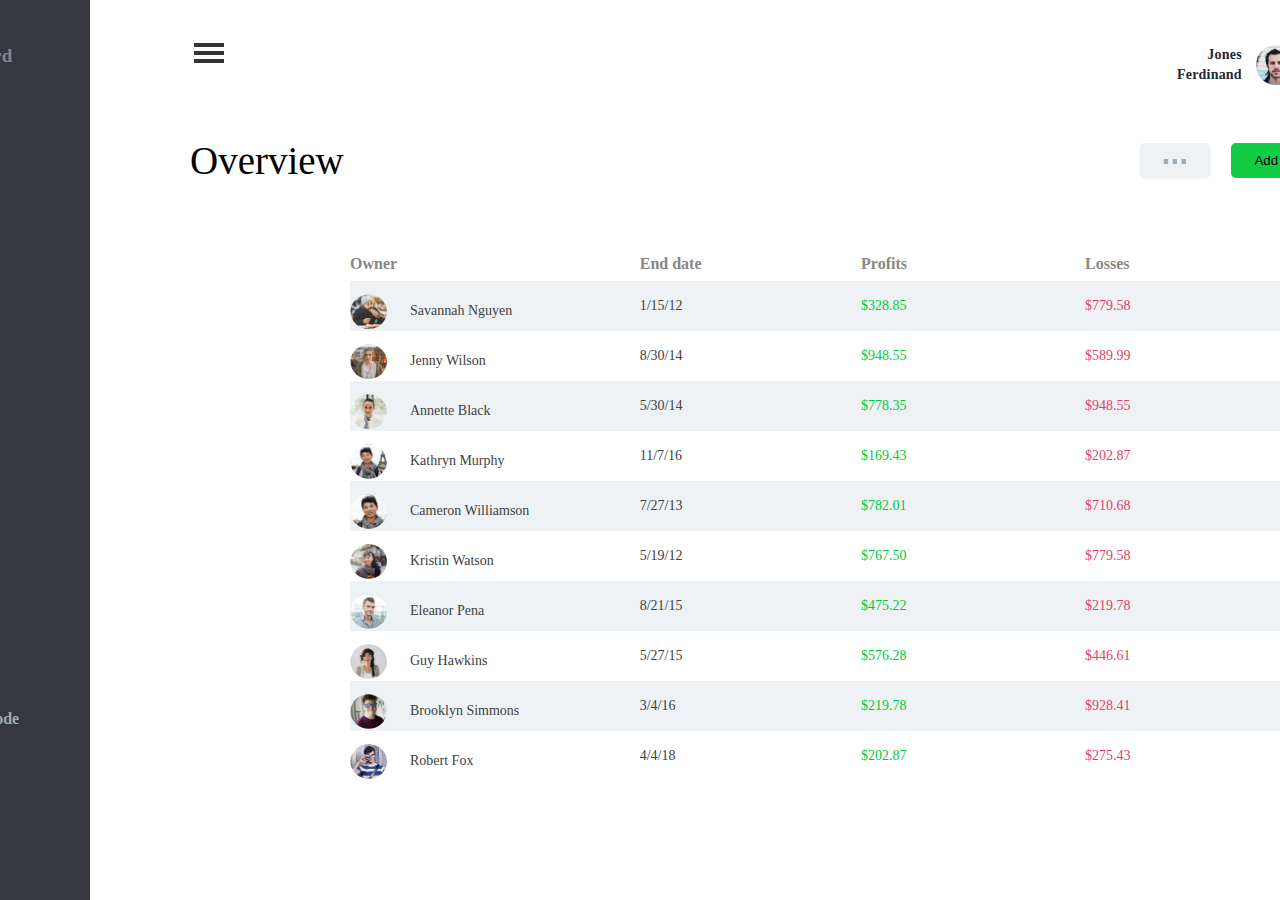
<file: index.html>
<!DOCTYPE html>
<html lang="en">
  <head>
    <meta charset="UTF-8" />
    <meta name="viewport" content="width=device-width, initial-scale=1.0" />
    <title>Dashtboard</title>
    <link rel="stylesheet" href="./css/style.css" />
  </head>
  <body>
    <aside>
      <div class="container">
        <nav>
          <div class="nav-items" id="navbar-responsive">
            <div class="a">
              <img src="./images/Logo.svg" alt="logo" />
              <p>Dashboard</p>
            </div>
            <div class="a1">
              <img src="./images/1. overview.svg" alt="" />
              <a href="#">Overview</a>
            </div>
            <div class="a2">
              <img src="./images/2. tickets.svg" alt="" />
              <a href="./about.html">Tickets</a>
            </div>
            <div class="a3">
              <img src="./images/3. ideas.svg" alt="" />
              <a href="#">Ideas</a>
            </div>
            <div class="a4">
              <img src="./images/4. contacts.svg" alt="" />
              <a href="#">Contacts</a>
            </div>
            <div class="a5">
              <img src="./images/5. agents.svg" alt="" />
              <a href="#">Agents</a>
            </div>
            <div class="a6">
              <img src="./images/6. articles.svg" alt="" />
              <a href="#">Articles</a>
            </div>
            <div class="a7">
              <button id="light-dark">
                <svg
                  xmlns="http://www.w3.org/2000/svg"
                  width="24"
                  height="24"
                  viewBox="0 0 24 24"
                  fill="none"
                >
                  <path
                    opacity="0.5"
                    d="M12 0C13.1016 0 14.1641 0.140625 15.1875 0.421875C16.2109 0.703125 17.168 1.10547 18.0586 1.62891C18.9492 2.15234 19.7578 2.77734 20.4844 3.50391C21.2109 4.23047 21.8359 5.04297 22.3594 5.94141C22.8828 6.83984 23.2852 7.79688 23.5664 8.8125C23.8477 9.82812 23.9922 10.8906 24 12C24 13.1016 23.8594 14.1641 23.5781 15.1875C23.2969 16.2109 22.8945 17.168 22.3711 18.0586C21.8477 18.9492 21.2227 19.7578 20.4961 20.4844C19.7695 21.2109 18.957 21.8359 18.0586 22.3594C17.1602 22.8828 16.2031 23.2852 15.1875 23.5664C14.1719 23.8477 13.1094 23.9922 12 24C10.8984 24 9.83594 23.8594 8.8125 23.5781C7.78906 23.2969 6.83203 22.8945 5.94141 22.3711C5.05078 21.8477 4.24219 21.2227 3.51562 20.4961C2.78906 19.7695 2.16406 18.957 1.64062 18.0586C1.11719 17.1602 0.714844 16.207 0.433594 15.1992C0.152344 14.1914 0.0078125 13.125 0 12C0 10.8984 0.140625 9.83594 0.421875 8.8125C0.703125 7.78906 1.10547 6.83203 1.62891 5.94141C2.15234 5.05078 2.77734 4.24219 3.50391 3.51562C4.23047 2.78906 5.04297 2.16406 5.94141 1.64062C6.83984 1.11719 7.79297 0.714844 8.80078 0.433594C9.80859 0.152344 10.875 0.0078125 12 0ZM12 22.5C12.9609 22.5 13.8867 22.375 14.7773 22.125C15.668 21.875 16.5039 21.5234 17.2852 21.0703C18.0664 20.6172 18.7773 20.0664 19.418 19.418C20.0586 18.7695 20.6055 18.0625 21.0586 17.2969C21.5117 16.5312 21.8672 15.6953 22.125 14.7891C22.3828 13.8828 22.5078 12.9531 22.5 12C22.5 11.0391 22.375 10.1133 22.125 9.22266C21.875 8.33203 21.5234 7.49609 21.0703 6.71484C20.6172 5.93359 20.0664 5.22266 19.418 4.58203C18.7695 3.94141 18.0625 3.39453 17.2969 2.94141C16.5312 2.48828 15.6953 2.13281 14.7891 1.875C13.8828 1.61719 12.9531 1.49219 12 1.5C11.4922 1.5 10.9922 1.53516 10.5 1.60547V22.3945C10.9922 22.4648 11.4922 22.5 12 22.5Z"
                    fill="white"
                  />
                </svg>
              </button>
              <p>Change mode</p>
            </div>
            <div class="a8">
              <img src="./images/Vector.svg" alt="" />
              <p>Logout</p>
            </div>
          </div>
          <button class="menu-btn" id="menu-btn">
            <span class="line"></span>
            <span class="line"></span>
            <span class="line"></span>
          </button>
        </nav>
      </div>
    </aside>
    <main>
      <div class="container">
        <div class="b">
          <p>Jones Ferdinand</p>
          <img src="./images/m header.png" alt="" />
        </div>
      </div>
      <div class="container">
        <div class="d">
          <h1>Overview</h1>
          <img src="./images/Dots.svg" alt="" />
          <button>Add</button>
        </div>
      </div>
      <section class="table">
        <div class="container">
          <div class="table-content">
            <table>
              <thead>
                <tr>
                  <th>Owner</th>
                  <th>End date</th>
                  <th>Profits</th>
                  <th>Losses</th>
                  <th>Phone</th>
                </tr>
              </thead>
              <tbody>
                <tr>
                  <td class="c1">
                    <img src="./images/Ellipse 1.svg" alt="" />
                    <p>Savannah Nguyen</p>
                  </td>
                  <td>1/15/12</td>
                  <td class="td">$328.85</td>
                  <td class="td1">$779.58</td>
                  <td>(603) 555-0123</td>
                </tr>
                <tr>
                  <td class="c1">
                    <img src="./images/Ellipse 2.svg" alt="" />
                    <p>Jenny Wilson</p>
                  </td>
                  <td>8/30/14</td>
                  <td class="td">$948.55</td>
                  <td class="td1">$589.99</td>
                  <td>(629) 555-0129</td>
                </tr>
                <tr>
                  <td class="c1">
                    <img src="./images/Ellipse 3.svg" alt="" />
                    <p>Annette Black</p>
                  </td>
                  <td>5/30/14</td>
                  <td class="td">$778.35</td>
                  <td class="td1">$948.55</td>
                  <td>(308) 555-0121</td>
                </tr>
                <tr>
                  <td class="c1">
                    <img src="./images/Ellipse 4.svg" alt="" />
                    <p>Kathryn Murphy</p>
                  </td>

                  <td>11/7/16</td>
                  <td class="td">$169.43</td>
                  <td class="td1">$202.87</td>
                  <td>(302) 555-0107</td>
                </tr>
                <tr>
                  <td class="c1">
                    <img src="./images/Ellipse 5.svg" alt="" />
                    <p>Cameron Williamson</p>
                  </td>

                  <td>7/27/13</td>
                  <td class="td">$782.01</td>
                  <td class="td1">$710.68</td>
                  <td>(303) 555-0105</td>
                </tr>
                <tr>
                  <td class="c1">
                    <img src="./images/Ellipse 6.svg" alt="" />
                    <p>Kristin Watson</p>
                  </td>
                  <td>5/19/12</td>
                  <td class="td">$767.50</td>
                  <td class="td1">$779.58</td>
                  <td>(225) 555-0118</td>
                </tr>
                <tr>
                  <td class="c1">
                    <img src="./images/Ellipse 7.svg" alt="" />
                    <p>Eleanor Pena</p>
                  </td>
                  <td>8/21/15</td>
                  <td class="td">$475.22</td>
                  <td class="td1">$219.78</td>
                  <td>(205) 555-0100</td>
                </tr>
                <tr>
                  <td class="c1">
                    <img src="./images/Ellipse 8.svg" alt="" />
                    <p>Guy Hawkins</p>
                  </td>
                  <td>5/27/15</td>
                  <td class="td">$576.28</td>
                  <td class="td1">$446.61</td>
                  <td>(207) 555-0119</td>
                </tr>
                <tr>
                  <td class="c1">
                    <img src="./images/Ellipse 9.svg" alt="" />
                    <p>Brooklyn Simmons</p>
                  </td>
                  <td>3/4/16</td>
                  <td class="td">$219.78</td>
                  <td class="td1">$928.41</td>
                  <td>(201) 555-0124</td>
                </tr>
                <tr>
                  <td class="c1">
                    <img src="./images/Ellipse 10.svg" alt="" />
                    <p>Robert Fox</p>
                  </td>
                  <td>4/4/18</td>
                  <td class="td">$202.87</td>
                  <td class="td1">$275.43</td>
                  <td>(684) 555-0102</td>
                </tr>
              </tbody>
            </table>
          </div>
        </div>
      </section>
    </main>
    <script src="./js/main.js"></script>
  </body>
</html>
</file>
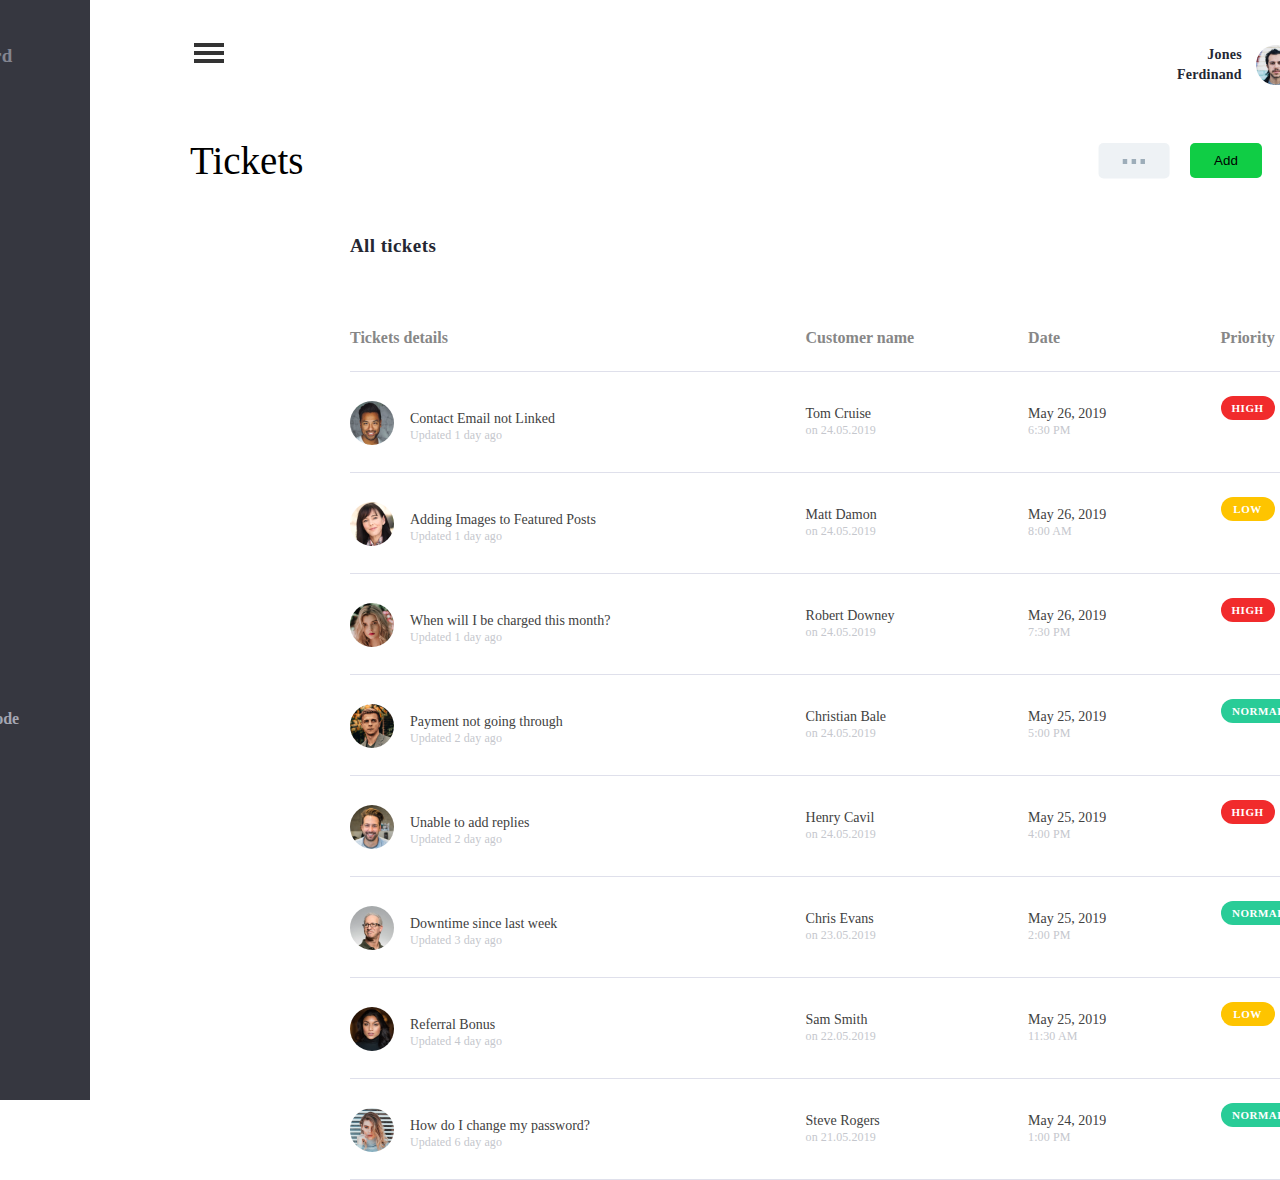
<file: about.html>
<!DOCTYPE html>
<html lang="en">
  <head>
    <meta charset="UTF-8" />
    <meta name="viewport" content="width=device-width, initial-scale=1.0" />
    <title>Dashtboard</title>
    <link rel="stylesheet" href="./css/main.css" />
  </head>
  <body>
    <aside>
      <div class="container">
        <nav>
          <div class="nav-items" id="navbar-responsive">
            <div class="a">
              <img src="./images/Logo.svg" alt="logo" />
              <p>Dashboard</p>
            </div>
            <div class="a1">
              <img src="./images/1. overview.svg" alt="" />
              <a href="./index.html">Overview</a>
            </div>
            <div class="a2">
              <img src="./images/2. tickets.svg" alt="" />
              <a href="#">Tickets</a>
            </div>
            <div class="a3">
              <img src="./images/3. ideas.svg" alt="" />
              <a href="#">Ideas</a>
            </div>
            <div class="a4">
              <img src="./images/4. contacts.svg" alt="" />
              <a href="#">Contacts</a>
            </div>
            <div class="a5">
              <img src="./images/5. agents.svg" alt="" />
              <a href="#">Agents</a>
            </div>
            <div class="a6">
              <img src="./images/6. articles.svg" alt="" />
              <a href="#">Articles</a>
            </div>
            <div class="a7">
              <button id="light-dark">
                <svg
                  xmlns="http://www.w3.org/2000/svg"
                  width="24"
                  height="24"
                  viewBox="0 0 24 24"
                  fill="none"
                >
                  <path
                    opacity="0.5"
                    d="M12 0C13.1016 0 14.1641 0.140625 15.1875 0.421875C16.2109 0.703125 17.168 1.10547 18.0586 1.62891C18.9492 2.15234 19.7578 2.77734 20.4844 3.50391C21.2109 4.23047 21.8359 5.04297 22.3594 5.94141C22.8828 6.83984 23.2852 7.79688 23.5664 8.8125C23.8477 9.82812 23.9922 10.8906 24 12C24 13.1016 23.8594 14.1641 23.5781 15.1875C23.2969 16.2109 22.8945 17.168 22.3711 18.0586C21.8477 18.9492 21.2227 19.7578 20.4961 20.4844C19.7695 21.2109 18.957 21.8359 18.0586 22.3594C17.1602 22.8828 16.2031 23.2852 15.1875 23.5664C14.1719 23.8477 13.1094 23.9922 12 24C10.8984 24 9.83594 23.8594 8.8125 23.5781C7.78906 23.2969 6.83203 22.8945 5.94141 22.3711C5.05078 21.8477 4.24219 21.2227 3.51562 20.4961C2.78906 19.7695 2.16406 18.957 1.64062 18.0586C1.11719 17.1602 0.714844 16.207 0.433594 15.1992C0.152344 14.1914 0.0078125 13.125 0 12C0 10.8984 0.140625 9.83594 0.421875 8.8125C0.703125 7.78906 1.10547 6.83203 1.62891 5.94141C2.15234 5.05078 2.77734 4.24219 3.50391 3.51562C4.23047 2.78906 5.04297 2.16406 5.94141 1.64062C6.83984 1.11719 7.79297 0.714844 8.80078 0.433594C9.80859 0.152344 10.875 0.0078125 12 0ZM12 22.5C12.9609 22.5 13.8867 22.375 14.7773 22.125C15.668 21.875 16.5039 21.5234 17.2852 21.0703C18.0664 20.6172 18.7773 20.0664 19.418 19.418C20.0586 18.7695 20.6055 18.0625 21.0586 17.2969C21.5117 16.5312 21.8672 15.6953 22.125 14.7891C22.3828 13.8828 22.5078 12.9531 22.5 12C22.5 11.0391 22.375 10.1133 22.125 9.22266C21.875 8.33203 21.5234 7.49609 21.0703 6.71484C20.6172 5.93359 20.0664 5.22266 19.418 4.58203C18.7695 3.94141 18.0625 3.39453 17.2969 2.94141C16.5312 2.48828 15.6953 2.13281 14.7891 1.875C13.8828 1.61719 12.9531 1.49219 12 1.5C11.4922 1.5 10.9922 1.53516 10.5 1.60547V22.3945C10.9922 22.4648 11.4922 22.5 12 22.5Z"
                    fill="white"
                  />
                </svg>
              </button>
              <p>Change mode</p>
            </div>
            <div class="a8">
              <img src="./images/Vector.svg" alt="" />
              <p>Logout</p>
            </div>
          </div>
          <button class="menu-btn" id="menu-btn">
            <span class="line"></span>
            <span class="line"></span>
            <span class="line"></span>
          </button>
        </nav>
      </div>
    </aside>
    <main>
      <div class="container">
        <div class="b">
          <p>Jones Ferdinand</p>
          <img src="./images/m header.png" alt="" />
        </div>
      </div>
      <div class="container">
        <div class="d">
          <h1>Tickets</h1>
          <img src="./images/Dots.svg" alt="" />
          <button>Add</button>
        </div>
      </div>
      <section class="table">
        <div class="container">
          <div class="table-content">
            <table>
              <caption>
                All tickets
              </caption>
              <thead>
                <tr>
                  <th>Tickets details</th>
                  <th>Customer name</th>
                  <th>Date</th>
                  <th>Priority</th>
                </tr>
              </thead>
              <tbody>
                <tr>
                  <td class="c1">
                    <img src="./images/m 5.png" alt="" />
                    <p>Contact Email not Linked</p>
                    <p id="d">Updated 1 day ago</p>
                  </td>
                  <td>
                    Tom Cruise
                    <p class="f">on 24.05.2019</p>
                  </td>
                  <td class="td">
                    May 26, 2019
                    <p class="f">6:30 PM</p>
                  </td>
                  <td class="td1">
                    <span>HIGH</span>
                    <img src="./images/more - vertical.svg" alt="" />
                  </td>
                </tr>
                <tr>
                  <td class="c1">
                    <img src="./images/c 6.png" alt="" />
                    <p>Adding Images to Featured Posts</p>
                    <p id="d">Updated 1 day ago</p>
                  </td>
                  <td>
                    Matt Damon
                    <p class="f">on 24.05.2019</p>
                  </td>
                  <td>
                    May 26, 2019
                    <p class="f">8:00 AM</p>
                  </td>
                  <td class="td2">
                    <span>LOW</span>
                    <img src="./images/more - vertical.svg" alt="" />
                  </td>
                </tr>
                <tr>
                  <td class="c1">
                    <img src="./images/m 8.png" alt="" />
                    <p>When will I be charged this month?</p>
                    <p id="d">Updated 1 day ago</p>
                  </td>
                  <td>
                    Robert Downey
                    <p class="f">on 24.05.2019</p>
                  </td>
                  <td>
                    May 26, 2019
                    <p class="f">7:30 PM</p>
                  </td>
                  <td class="td1">
                    <span>HIGH</span>
                    <img src="./images/more - vertical.svg" alt="" />
                  </td>
                </tr>
                <tr>
                  <td class="c1">
                    <img src="./images/m 7.png" alt="" />
                    <p>Payment not going through</p>
                    <p id="d">Updated 2 day ago</p>
                  </td>

                  <td>
                    Christian Bale
                    <p class="f">on 24.05.2019</p>
                  </td>
                  <td class="td">
                    May 25, 2019
                    <p class="f">5:00 PM</p>
                  </td>
                  <td class="td3">
                    <span>NORMAL</span>
                    <img src="./images/more - vertical.svg" alt="" />
                  </td>
                </tr>
                <tr>
                  <td class="c1">
                    <img src="./images/m 6.png" alt="" />
                    <p>Unable to add replies</p>
                    <p id="d">Updated 2 day ago</p>
                  </td>

                  <td>
                    Henry Cavil
                    <p class="f">on 24.05.2019</p>
                  </td>
                  <td class="td">
                    May 25, 2019
                    <p class="f">4:00 PM</p>
                  </td>
                  <td class="td1">
                    <span>HIGH</span>
                    <img src="./images/more - vertical.svg" alt="" />
                  </td>
                </tr>
                <tr>
                  <td class="c1">
                    <img src="./images/m 4.png" alt="" />
                    <p>Downtime since last week</p>
                    <p id="d">Updated 3 day ago</p>
                  </td>
                  <td>
                    Chris Evans
                    <p class="f">on 23.05.2019</p>
                  </td>
                  <td class="td">
                    May 25, 2019
                    <p class="f">2:00 PM</p>
                  </td>
                  <td class="td3">
                    <span>NORMAL</span>
                    <img src="./images/more - vertical.svg" alt="" />
                  </td>
                </tr>
                <tr>
                  <td class="c1">
                    <img src="./images/w 6.png" alt="" />
                    <p>Referral Bonus</p>
                    <p id="d">Updated 4 day ago</p>
                  </td>
                  <td>
                    Sam Smith
                    <p class="f">on 22.05.2019</p>
                  </td>
                  <td class="td">
                    May 25, 2019
                    <p class="f">11:30 AM</p>
                  </td>
                  <td class="td2">
                    <span>LOW</span>
                    <img src="./images/more - vertical.svg" alt="" />
                  </td>
                </tr>
                <tr>
                  <td class="c1">
                    <img src="./images/w 7.png" alt="" />
                    <p>How do I change my password?</p>
                    <p id="d">Updated 6 day ago</p>
                  </td>
                  <td>
                    Steve Rogers
                    <p class="f">on 21.05.2019</p>
                  </td>
                  <td class="td">
                    May 24, 2019
                    <p class="f">1:00 PM</p>
                  </td>
                  <td class="td3">
                    <span>NORMAL</span>
                    <img src="./images/more - vertical.svg" alt="" />
                  </td>
                </tr>
              </tbody>
            </table>
          </div>
        </div>
      </section>
    </main>
    <script src="./js/main.js"></script>
  </body>
</html>
</file>
<file: css/style.css>
* {
  margin: 0;
  padding: 0;
  box-sizing: border-box;
  scroll-behavior: smooth;
}
.container {
  max-width: 1240px;
  margin: 0 auto;
  padding: 0 20px;
}
.dark {
  background: black;
}

.dark * {
  color: white !important;
}
#navbar-responsive.open {
  left: 0;
}

.menu-btn {
  border: 0;
  background: transparent;
  cursor: pointer;
  display: flex;
  flex-direction: column;
  gap: 4px;
  display: none;
  margin: 43px 0px 0px 154px;
}
.menu-btn:active #navbar-responsive {
  width: 198px;
}

.menu-btn span {
  display: block;
  width: 30px;
  height: 4px;
  background-color: #333;
}

/* MEDIA QUERIES */
#navbar-responsive {
  position: fixed;
  top: 0px;
  left: -12%;
  height: 1100px;
  width: 19%;
  flex-direction: column;
  justify-content: center;
  align-items: center;
  background-color: #363740;
  transition: 0.5s;
}

.menu-btn {
  display: flex;
}
#light-dark {
  background-color: #363740;
  border-style: none;
  cursor: pointer;
  z-index: 1;
}
.a {
  display: flex;
  align-items: center;
  gap: 15px;
  margin: 36px 0px 0px 23px;
}
.a p {
  color: #a4a6b3;
  /* Bold/19px */
  font-family: Mulish;
  font-size: 19px;
  font-style: normal;
  font-weight: 700;
  line-height: normal;
  letter-spacing: 0.4px;
  opacity: 0.7;
}
.a1 {
  display: flex;
  align-items: center;
  gap: 15px;
  margin: 71px 0px 0px 5px;
  padding: 18px 24px;
}
.a1 a {
  color: #dde2ff;
  /* Regular/16px */
  font-family: Mulish;
  font-size: 16px;
  font-style: normal;
  font-weight: 400;
  line-height: normal;
  letter-spacing: 0.2px;
  text-decoration: none;
  transition: 0.3s;
}
.a1:hover {
  border-left: 3px solid #dde2ff;
  background-color: #2d2e36;
}
.a2 {
  display: flex;
  align-items: center;
  gap: 15px;
  margin: 0px 0px 0px 5px;
  padding: 18px 24px;
}
.a2 a {
  color: #dde2ff;
  /* Regular/16px */
  font-family: Mulish;
  font-size: 16px;
  font-style: normal;
  font-weight: 400;
  line-height: normal;
  letter-spacing: 0.2px;
  text-decoration: none;
  transition: 0.3s;
}
.a2:hover {
  border-left: 3px solid #dde2ff;
  background-color: #2d2e36;
}
.a3 {
  display: flex;
  align-items: center;
  gap: 15px;
  margin: 0px 0px 0px 5px;
  padding: 18px 24px;
}
.a3 a {
  color: #dde2ff;
  /* Regular/16px */
  font-family: Mulish;
  font-size: 16px;
  font-style: normal;
  font-weight: 400;
  line-height: normal;
  letter-spacing: 0.2px;
  text-decoration: none;
  transition: 0.3s;
}
.a3:hover {
  border-left: 3px solid #dde2ff;
  background-color: #2d2e36;
}
.a4 {
  display: flex;
  align-items: center;
  gap: 15px;
  margin: 0px 0px 0px 5px;
  padding: 18px 24px;
}
.a4 a {
  color: #dde2ff;
  /* Regular/16px */
  font-family: Mulish;
  font-size: 16px;
  font-style: normal;
  font-weight: 400;
  line-height: normal;
  letter-spacing: 0.2px;
  text-decoration: none;
  transition: 0.3s;
}
.a4:hover {
  border-left: 3px solid #dde2ff;
  background-color: #2d2e36;
}
.a5 {
  display: flex;
  align-items: center;
  gap: 15px;
  margin: 0px 0px 0px 5px;
  padding: 18px 24px;
}
.a5 a {
  color: #dde2ff;
  /* Regular/16px */
  font-family: Mulish;
  font-size: 16px;
  font-style: normal;
  font-weight: 400;
  line-height: normal;
  letter-spacing: 0.2px;
  text-decoration: none;
  transition: 0.3s;
}
.a5:hover {
  border-left: 3px solid #dde2ff;
  background-color: #2d2e36;
}
.a6 {
  display: flex;
  align-items: center;
  gap: 15px;
  margin: 0px 0px 0px 5px;
  padding: 18px 24px;
}
.a6 a {
  color: #dde2ff;
  /* Regular/16px */
  font-family: Mulish;
  font-size: 16px;
  font-style: normal;
  font-weight: 400;
  line-height: normal;
  letter-spacing: 0.2px;
  text-decoration: none;
  transition: 0.3s;
}
.a6:hover {
  border-left: 3px solid #dde2ff;
  background-color: #2d2e36;
}
.a7 {
  display: flex;
  align-items: center;
  gap: 15px;
  margin: 235px 0px 0px 40px;
}
.a7 p {
  color: #a4a6b3;
  font-family: Lato;
  font-size: 16px;
  font-style: normal;
  font-weight: 700;
  line-height: normal;
}
.a8 {
  display: flex;
  align-items: center;
  gap: 15px;
  margin: 24px 0px 0px 40px;
}
.a8 p {
  color: #a4a6b3;
  font-family: Lato;
  font-size: 16px;
  font-style: normal;
  font-weight: 700;
  line-height: normal;
}
.b {
  margin: -18px 0px 0px 1137px;
  display: flex;
  gap: 14px;
  color: #252733;
  text-align: right;
  /* SemiBold/14px */
  font-family: Mulish;
  font-size: 14px;
  font-style: normal;
  font-weight: 600;
  line-height: 20px; /* 142.857% */
  letter-spacing: 0.2px;
  align-items: center;
}
.b img {
  border-radius: 50%;
}
.table {
  margin-top: 64px;
  margin-left: 330px;
}

table,
td,
th {
  border-collapse: collapse;
}

td:first-child {
  text-align: left;
}
td,
th {
  padding: 8px 0px;
  text-align: left;
}

td {
  height: 50px;
  text-align: left;
}
thead tr {
  color: #878787;
  font-family: Lato;
  font-size: 16px;
  font-style: normal;
  font-weight: 500;
  line-height: normal;
}

tbody tr:nth-child(odd) {
  background: #eef2f5;
}

tbody tr {
  transition: 0.4s;
}

tbody tr:hover {
  background: #ccc;
}

tbody,
tr,
td {
  width: 1120px;
  color: #414141;
  font-family: Lato;
  font-size: 14px;
  font-style: normal;
  font-weight: 400;
  line-height: normal;
}

.td {
  color: #00ca39;
}

.td1 {
  color: #e44067;
}

.table-content {
  width: 1180px;
}

.button-1 {
  color: #fff;
  text-align: center;
  font-family: Lato;
  font-size: 14px;
  font-style: normal;
  font-weight: 700;
  line-height: normal;
  border-radius: 5px;
  background: #10cd45;
}
.d {
  display: flex;
  align-items: center;
  margin-left: 150px;
  margin-top: 53px;
}
.d h1 {
  color: #000;
  font-family: Lato;
  font-size: 39px;
  font-style: normal;
  font-weight: 400;
  line-height: normal;
}
.d img {
  margin-left: 795px;
}
.d button {
  margin-left: 20px;
  border-radius: 5px;
  background: #10cd45;
  width: 71.094px;
  height: 35.501px;
  flex-shrink: 0;
  border-style: none;
  cursor: pointer;
}
.c1 p {
  margin: -30px 0px 0px 60px;
}
</file>
<file: css/main.css>
* {
  margin: 0;
  padding: 0;
  box-sizing: border-box;
  scroll-behavior: smooth;
}
.container {
  max-width: 1240px;
  margin: 0 auto;
  padding: 0 20px;
}
.dark {
  background: black;
}

.dark * {
  color: white !important;
}
#navbar-responsive.open {
  left: 0;
}

.menu-btn {
  border: 0;
  background: transparent;
  cursor: pointer;
  display: flex;
  flex-direction: column;
  gap: 4px;
  display: none;
  margin: 43px 0px 0px 154px;
}
.menu-btn:active #navbar-responsive {
  width: 198px;
}

.menu-btn span {
  display: block;
  width: 30px;
  height: 4px;
  background-color: #333;
}

/* MEDIA QUERIES */
#navbar-responsive {
  position: fixed;
  top: 0px;
  left: -12%;
  height: 1100px;
  width: 19%;
  flex-direction: column;
  justify-content: center;
  align-items: center;
  background-color: #363740;
  transition: 0.5s;
}

.menu-btn {
  display: flex;
}
#light-dark {
  background-color: #363740;
  border-style: none;
  cursor: pointer;
  z-index: 1;
}
.a {
  display: flex;
  align-items: center;
  gap: 15px;
  margin: 36px 0px 0px 23px;
}
.a p {
  color: #a4a6b3;
  /* Bold/19px */
  font-family: Mulish;
  font-size: 19px;
  font-style: normal;
  font-weight: 700;
  line-height: normal;
  letter-spacing: 0.4px;
  opacity: 0.7;
}
.a1 {
  display: flex;
  align-items: center;
  gap: 15px;
  margin: 71px 0px 0px 5px;
  padding: 18px 24px;
}
.a1 a {
  color: #dde2ff;
  /* Regular/16px */
  font-family: Mulish;
  font-size: 16px;
  font-style: normal;
  font-weight: 400;
  line-height: normal;
  letter-spacing: 0.2px;
  text-decoration: none;
  transition: 0.3s;
}
.a1:hover {
  border-left: 3px solid #dde2ff;
  background-color: #2d2e36;
}
.a2 {
  display: flex;
  align-items: center;
  gap: 15px;
  margin: 0px 0px 0px 5px;
  padding: 18px 24px;
}
.a2 a {
  color: #dde2ff;
  /* Regular/16px */
  font-family: Mulish;
  font-size: 16px;
  font-style: normal;
  font-weight: 400;
  line-height: normal;
  letter-spacing: 0.2px;
  text-decoration: none;
  transition: 0.3s;
}
.a2:hover {
  border-left: 3px solid #dde2ff;
  background-color: #2d2e36;
}
.a3 {
  display: flex;
  align-items: center;
  gap: 15px;
  margin: 0px 0px 0px 5px;
  padding: 18px 24px;
}
.a3 a {
  color: #dde2ff;
  /* Regular/16px */
  font-family: Mulish;
  font-size: 16px;
  font-style: normal;
  font-weight: 400;
  line-height: normal;
  letter-spacing: 0.2px;
  text-decoration: none;
  transition: 0.3s;
}
.a3:hover {
  border-left: 3px solid #dde2ff;
  background-color: #2d2e36;
}
.a4 {
  display: flex;
  align-items: center;
  gap: 15px;
  margin: 0px 0px 0px 5px;
  padding: 18px 24px;
}
.a4 a {
  color: #dde2ff;
  /* Regular/16px */
  font-family: Mulish;
  font-size: 16px;
  font-style: normal;
  font-weight: 400;
  line-height: normal;
  letter-spacing: 0.2px;
  text-decoration: none;
  transition: 0.3s;
}
.a4:hover {
  border-left: 3px solid #dde2ff;
  background-color: #2d2e36;
}
.a5 {
  display: flex;
  align-items: center;
  gap: 15px;
  margin: 0px 0px 0px 5px;
  padding: 18px 24px;
}
.a5 a {
  color: #dde2ff;
  /* Regular/16px */
  font-family: Mulish;
  font-size: 16px;
  font-style: normal;
  font-weight: 400;
  line-height: normal;
  letter-spacing: 0.2px;
  text-decoration: none;
  transition: 0.3s;
}
.a5:hover {
  border-left: 3px solid #dde2ff;
  background-color: #2d2e36;
}
.a6 {
  display: flex;
  align-items: center;
  gap: 15px;
  margin: 0px 0px 0px 5px;
  padding: 18px 24px;
}
.a6 a {
  color: #dde2ff;
  /* Regular/16px */
  font-family: Mulish;
  font-size: 16px;
  font-style: normal;
  font-weight: 400;
  line-height: normal;
  letter-spacing: 0.2px;
  text-decoration: none;
  transition: 0.3s;
}
.a6:hover {
  border-left: 3px solid #dde2ff;
  background-color: #2d2e36;
}
.a7 {
  display: flex;
  align-items: center;
  gap: 15px;
  margin: 235px 0px 0px 40px;
}
.a7 p {
  color: #a4a6b3;
  font-family: Lato;
  font-size: 16px;
  font-style: normal;
  font-weight: 700;
  line-height: normal;
}
.a8 {
  display: flex;
  align-items: center;
  gap: 15px;
  margin: 24px 0px 0px 40px;
}
.a8 p {
  color: #a4a6b3;
  font-family: Lato;
  font-size: 16px;
  font-style: normal;
  font-weight: 700;
  line-height: normal;
}
.b {
  margin: -18px 0px 0px 1137px;
  display: flex;
  gap: 14px;
  color: #252733;
  text-align: right;
  /* SemiBold/14px */
  font-family: Mulish;
  font-size: 14px;
  font-style: normal;
  font-weight: 600;
  line-height: 20px; /* 142.857% */
  letter-spacing: 0.2px;
  align-items: center;
}
.b img {
  border-radius: 50%;
}
.table {
  margin-top: 52px;
  margin-left: 330px;
}

table,
td,
th {
  border-collapse: collapse;
}

td:first-child {
  text-align: left;
}
td,
th {
  padding: 24px 0px;
  text-align: left;
  border-bottom: 1px solid #dfe0eb;
}
td {
  height: 50px;
  text-align: left;
}
thead tr {
  color: #878787;
  font-family: Lato;
  font-size: 16px;
  font-style: normal;
  font-weight: 500;
  line-height: normal;
}

tbody tr {
  transition: 0.4s;
}

tbody tr:hover {
  background: #ddd;
}
caption {
  text-align: left;
  margin-bottom: 48px;
  color: #252733;

  /* Bold 19 (0.4 px) */
  font-family: Mulish;
  font-size: 19px;
  font-style: normal;
  font-weight: 700;
  line-height: normal;
  letter-spacing: 0.4px;
}
tbody,
tr,
td {
  width: 1120px;
  color: #414141;
  font-family: Lato;
  font-size: 14px;
  font-style: normal;
  font-weight: 400;
  line-height: normal;
}
.table-content {
  width: 1150px;
}

.d {
  display: flex;
  align-items: center;
  margin-left: 150px;
  margin-top: 53px;
}
.d h1 {
  color: #000;
  font-family: Lato;
  font-size: 39px;
  font-style: normal;
  font-weight: 400;
  line-height: normal;
}
.d img {
  margin-left: 795px;
}
.d button {
  margin-left: 20px;
  border-radius: 5px;
  background: #10cd45;
  width: 71.094px;
  height: 35.501px;
  flex-shrink: 0;
  border-style: none;
  cursor: pointer;
}
.c1 {
  width: 2400px;
}
.c1 p {
  margin: -38px 0px 0px 60px;
}
#d {
  color: #c5c7cd;
  /* Regular/12px */
  font-family: Mulish;
  font-size: 12px;
  font-style: normal;
  font-weight: 400;
  line-height: 16px; /* 133.333% */
  letter-spacing: 0.1px;
  margin-top: 0px;
}
.c1 img {
  border-radius: 50%;
}
.f {
  color: #c5c7cd;
  /* Regular/12px */
  font-family: Mulish;
  font-size: 12px;
  font-style: normal;
  font-weight: 400;
  line-height: 16px; /* 133.333% */
  letter-spacing: 0.1px;
}
.td1 span {
  display: flex;
  justify-content: center;
  align-items: center;
  width: 54px;
  height: 24px;
  flex-shrink: 0;
  border-radius: 100px;
  background: #f12b2c;
  font-size: 11px;
  color: #fff;
  font-family: Mulish;
  font-size: 11px;
  font-style: normal;
  font-weight: 700;
  line-height: normal;
  letter-spacing: 0.5px;
}
.td2 span {
  display: flex;
  justify-content: center;
  align-items: center;
  width: 54px;
  height: 24px;
  flex-shrink: 0;
  border-radius: 100px;
  background: #fec400;
  font-size: 11px;
  color: #fff;
  font-family: Mulish;
  font-size: 11px;
  font-style: normal;
  font-weight: 700;
  line-height: normal;
  letter-spacing: 0.5px;
}
.td3 span {
  display: flex;
  justify-content: center;
  align-items: center;
  width: 76px;
  height: 24px;
  flex-shrink: 0;
  border-radius: 100px;
  background: #29cc97;
  font-size: 11px;
  color: #fff;
  font-family: Mulish;
  font-size: 11px;
  font-style: normal;
  font-weight: 700;
  line-height: normal;
  letter-spacing: 0.5px;
}
.td1 img {
  margin-left: 110px;
}
.td2 img {
  margin-left: 110px;
}
.td3 img {
  margin-left: 110px;
}
.td1 {
  text-align: center;
}
.td2 {
  text-align: center;
}
.td3 {
  text-align: center;
}
</file>
